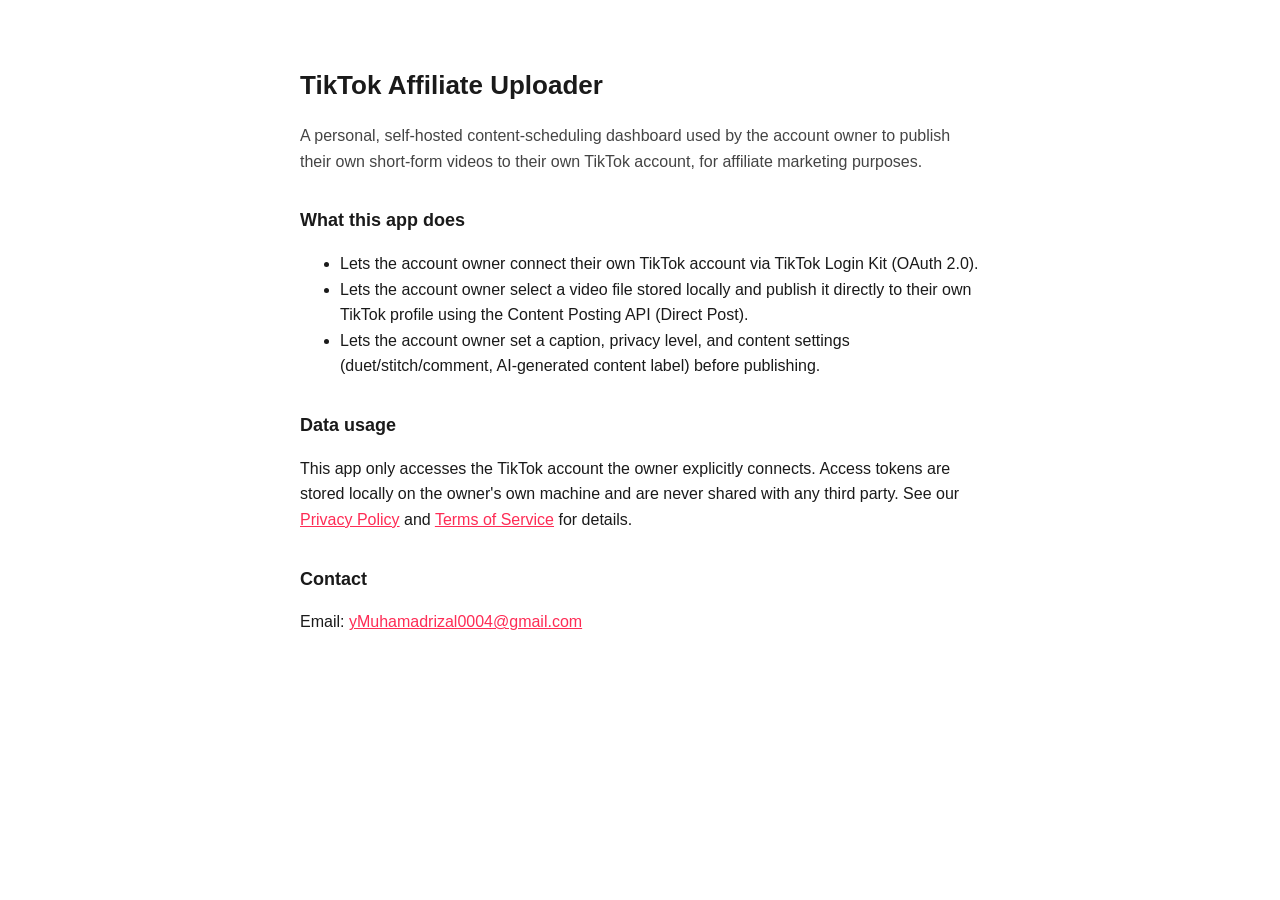
<file: index.html>
<!DOCTYPE html>
<html lang="en">
<head>
  <meta charset="UTF-8" />
  <meta name="viewport" content="width=device-width, initial-scale=1.0" />
  <title>TikTok Affiliate Uploader — App Info</title>
  <link rel="stylesheet" href="style.css" />
</head>
<body>
  <div class="wrap">
    <h1>TikTok Affiliate Uploader</h1>
    <p class="lead">
      A personal, self-hosted content-scheduling dashboard used by the account
      owner to publish their own short-form videos to their own TikTok
      account, for affiliate marketing purposes.
    </p>

    <h2>What this app does</h2>
    <ul>
      <li>Lets the account owner connect their own TikTok account via TikTok Login Kit (OAuth 2.0).</li>
      <li>Lets the account owner select a video file stored locally and publish it directly to their own TikTok profile using the Content Posting API (Direct Post).</li>
      <li>Lets the account owner set a caption, privacy level, and content settings (duet/stitch/comment, AI-generated content label) before publishing.</li>
    </ul>

    <h2>Data usage</h2>
    <p>
      This app only accesses the TikTok account the owner explicitly connects.
      Access tokens are stored locally on the owner's own machine and are never
      shared with any third party. See our
      <a href="privacy.html">Privacy Policy</a> and
      <a href="terms.html">Terms of Service</a> for details.
    </p>

    <h2>Contact</h2>
    <p>Email: <a href="Muhamadrizal0004@gmail.com">yMuhamadrizal0004@gmail.com</a></p>

  </div>
</body>
</html>
</file>
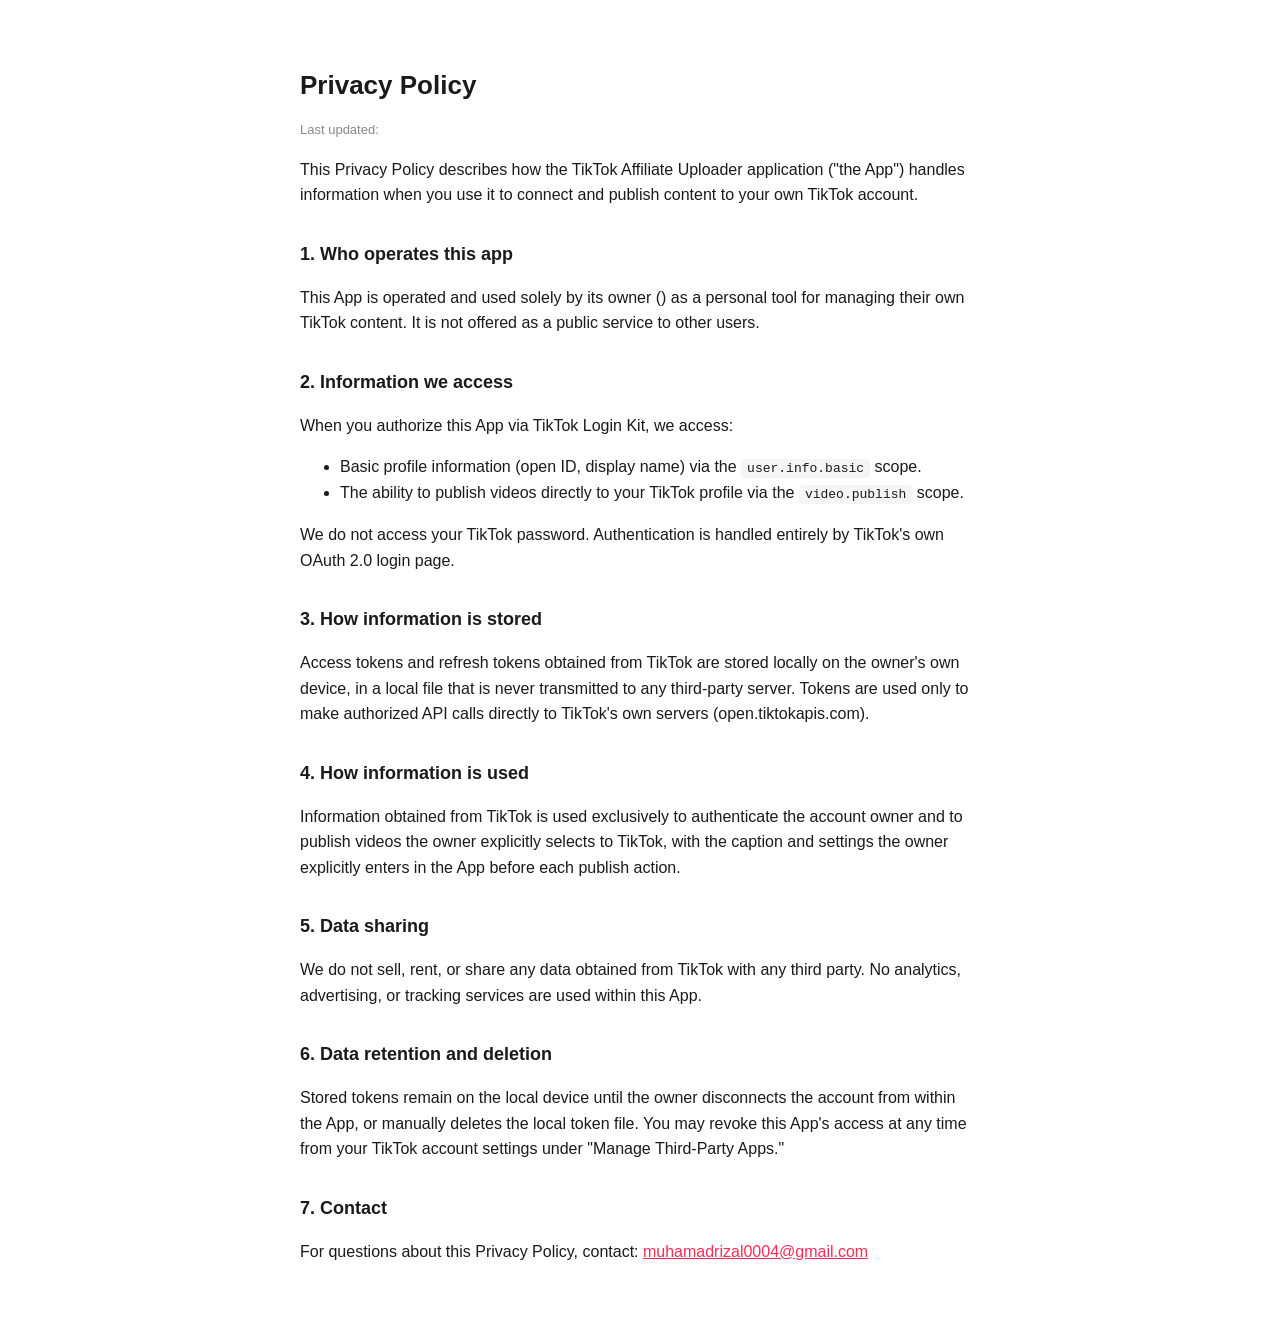
<file: privacy.html>
<!DOCTYPE html>
<html lang="en">
<head>
  <meta charset="UTF-8" />
  <meta name="viewport" content="width=device-width, initial-scale=1.0" />
  <title>Privacy Policy — TikTok Affiliate Uploader</title>
  <link rel="stylesheet" href="style.css" />
</head>
<body>
  <div class="wrap">
    <h1>Privacy Policy</h1>
    <p class="muted">Last updated: <!-- ISI TANGGAL --></p>

    <p>
      This Privacy Policy describes how the TikTok Affiliate Uploader
      application ("the App") handles information when you use it to
      connect and publish content to your own TikTok account.
    </p>

    <h2>1. Who operates this app</h2>
    <p>
      This App is operated and used solely by its owner
      (<!-- ISI NAMA/EMAIL ANDA -->) as a personal tool for managing their
      own TikTok content. It is not offered as a public service to other
      users.
    </p>

    <h2>2. Information we access</h2>
    <p>When you authorize this App via TikTok Login Kit, we access:</p>
    <ul>
      <li>Basic profile information (open ID, display name) via the <code>user.info.basic</code> scope.</li>
      <li>The ability to publish videos directly to your TikTok profile via the <code>video.publish</code> scope.</li>
    </ul>
    <p>We do not access your TikTok password. Authentication is handled entirely by TikTok's own OAuth 2.0 login page.</p>

    <h2>3. How information is stored</h2>
    <p>
      Access tokens and refresh tokens obtained from TikTok are stored
      locally on the owner's own device, in a local file that is never
      transmitted to any third-party server. Tokens are used only to make
      authorized API calls directly to TikTok's own servers
      (open.tiktokapis.com).
    </p>

    <h2>4. How information is used</h2>
    <p>
      Information obtained from TikTok is used exclusively to authenticate
      the account owner and to publish videos the owner explicitly selects
      to TikTok, with the caption and settings the owner explicitly enters
      in the App before each publish action.
    </p>

    <h2>5. Data sharing</h2>
    <p>
      We do not sell, rent, or share any data obtained from TikTok with
      any third party. No analytics, advertising, or tracking services are
      used within this App.
    </p>

    <h2>6. Data retention and deletion</h2>
    <p>
      Stored tokens remain on the local device until the owner disconnects
      the account from within the App, or manually deletes the local token
      file. You may revoke this App's access at any time from your TikTok
      account settings under "Manage Third-Party Apps."
    </p>

    <h2>7. Contact</h2>
    <p>
      For questions about this Privacy Policy, contact:
      <a href="muhamadrizal0004@gmail.com">muhamadrizal0004@gmail.com</a>
    </p>
  </div>
</body>
</html>
</file>
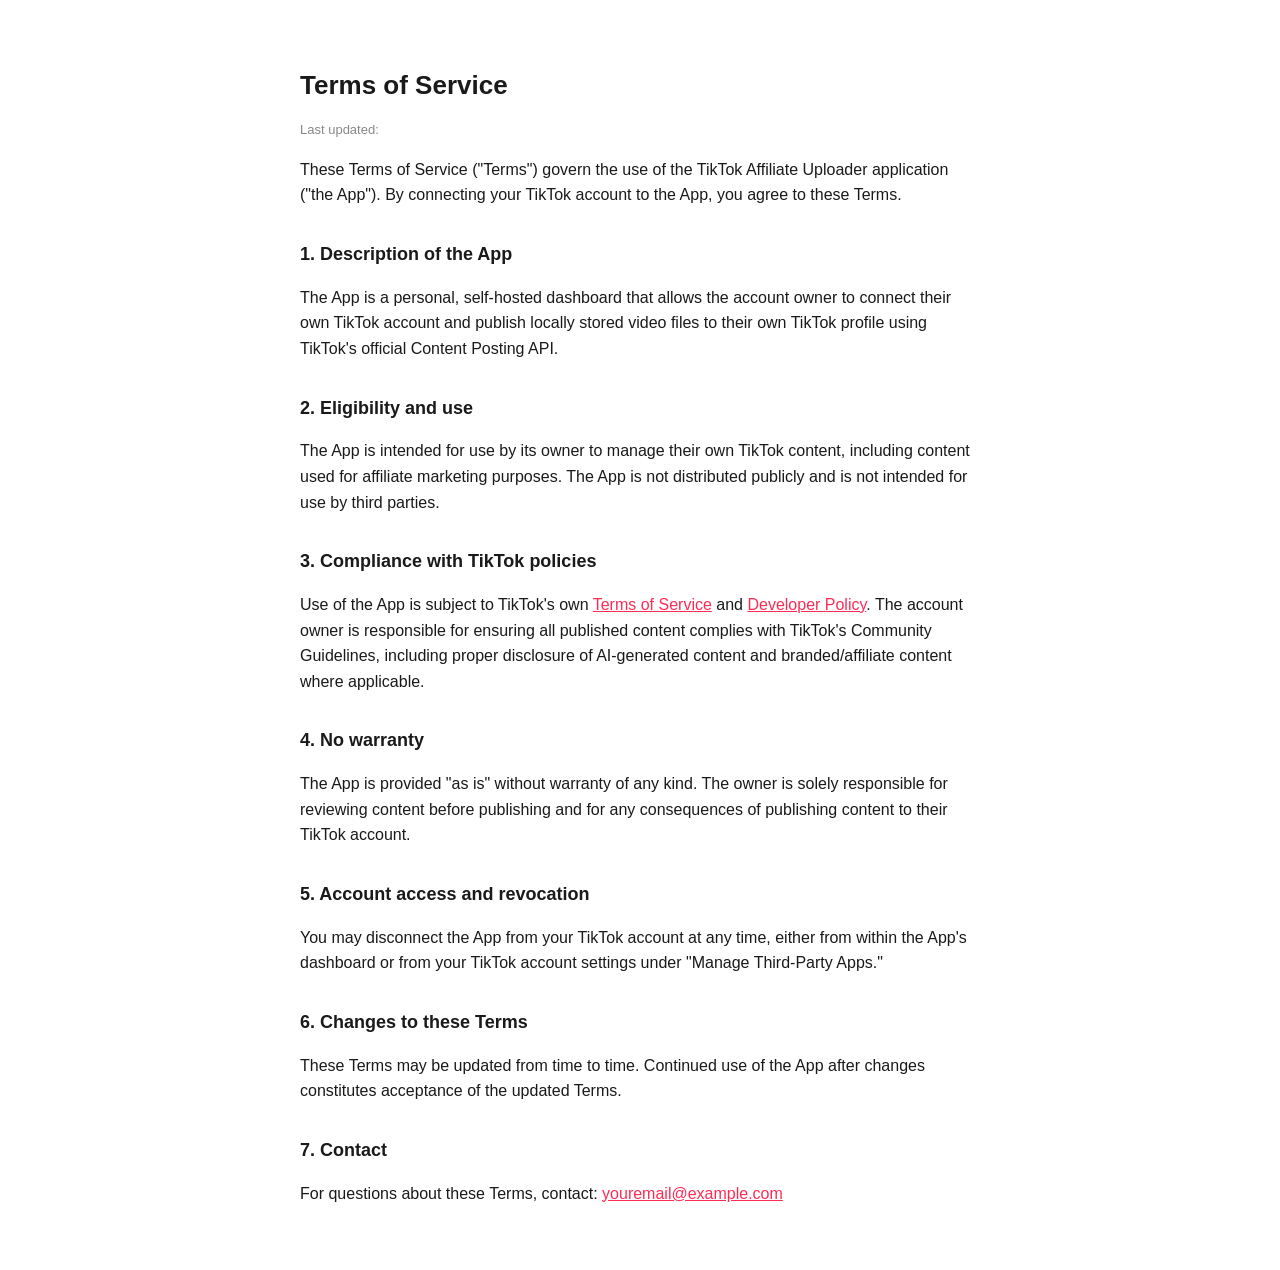
<file: terms.html>
<!DOCTYPE html>
<html lang="en">
<head>
  <meta charset="UTF-8" />
  <meta name="viewport" content="width=device-width, initial-scale=1.0" />
  <title>Terms of Service — TikTok Affiliate Uploader</title>
  <link rel="stylesheet" href="style.css" />
</head>
<body>
  <div class="wrap">
    <h1>Terms of Service</h1>
    <p class="muted">Last updated: <!-- ISI TANGGAL --></p>

    <p>
      These Terms of Service ("Terms") govern the use of the TikTok
      Affiliate Uploader application ("the App"). By connecting your
      TikTok account to the App, you agree to these Terms.
    </p>

    <h2>1. Description of the App</h2>
    <p>
      The App is a personal, self-hosted dashboard that allows the account
      owner to connect their own TikTok account and publish locally stored
      video files to their own TikTok profile using TikTok's official
      Content Posting API.
    </p>

    <h2>2. Eligibility and use</h2>
    <p>
      The App is intended for use by its owner to manage their own TikTok
      content, including content used for affiliate marketing purposes.
      The App is not distributed publicly and is not intended for use by
      third parties.
    </p>

    <h2>3. Compliance with TikTok policies</h2>
    <p>
      Use of the App is subject to TikTok's own
      <a href="https://www.tiktok.com/legal/page/global/terms-of-service/en" target="_blank" rel="noopener">Terms of Service</a>
      and
      <a href="https://developers.tiktok.com/policy/en" target="_blank" rel="noopener">Developer Policy</a>.
      The account owner is responsible for ensuring all published content
      complies with TikTok's Community Guidelines, including proper
      disclosure of AI-generated content and branded/affiliate content
      where applicable.
    </p>

    <h2>4. No warranty</h2>
    <p>
      The App is provided "as is" without warranty of any kind. The owner
      is solely responsible for reviewing content before publishing and
      for any consequences of publishing content to their TikTok account.
    </p>

    <h2>5. Account access and revocation</h2>
    <p>
      You may disconnect the App from your TikTok account at any time,
      either from within the App's dashboard or from your TikTok account
      settings under "Manage Third-Party Apps."
    </p>

    <h2>6. Changes to these Terms</h2>
    <p>
      These Terms may be updated from time to time. Continued use of the
      App after changes constitutes acceptance of the updated Terms.
    </p>

    <h2>7. Contact</h2>
    <p>
      For questions about these Terms, contact:
      <a href="mailto:youremail@example.com">youremail@example.com</a>
    </p>
  </div>
</body>
</html>
</file>
<file: style.css>
* { box-sizing: border-box; }
body {
  font-family: -apple-system, BlinkMacSystemFont, 'Segoe UI', sans-serif;
  background: #fff;
  color: #1a1a1a;
  margin: 0;
  padding: 48px 20px;
  line-height: 1.6;
}
.wrap { max-width: 680px; margin: 0 auto; }
h1 { font-size: 26px; margin-bottom: 8px; }
h2 { font-size: 18px; margin-top: 32px; }
.lead { font-size: 16px; color: #444; }
.muted { color: #888; font-size: 13px; }
a { color: #fe2c55; }
code { background: #f5f5f5; padding: 2px 6px; border-radius: 4px; font-size: 13px; }
</file>
